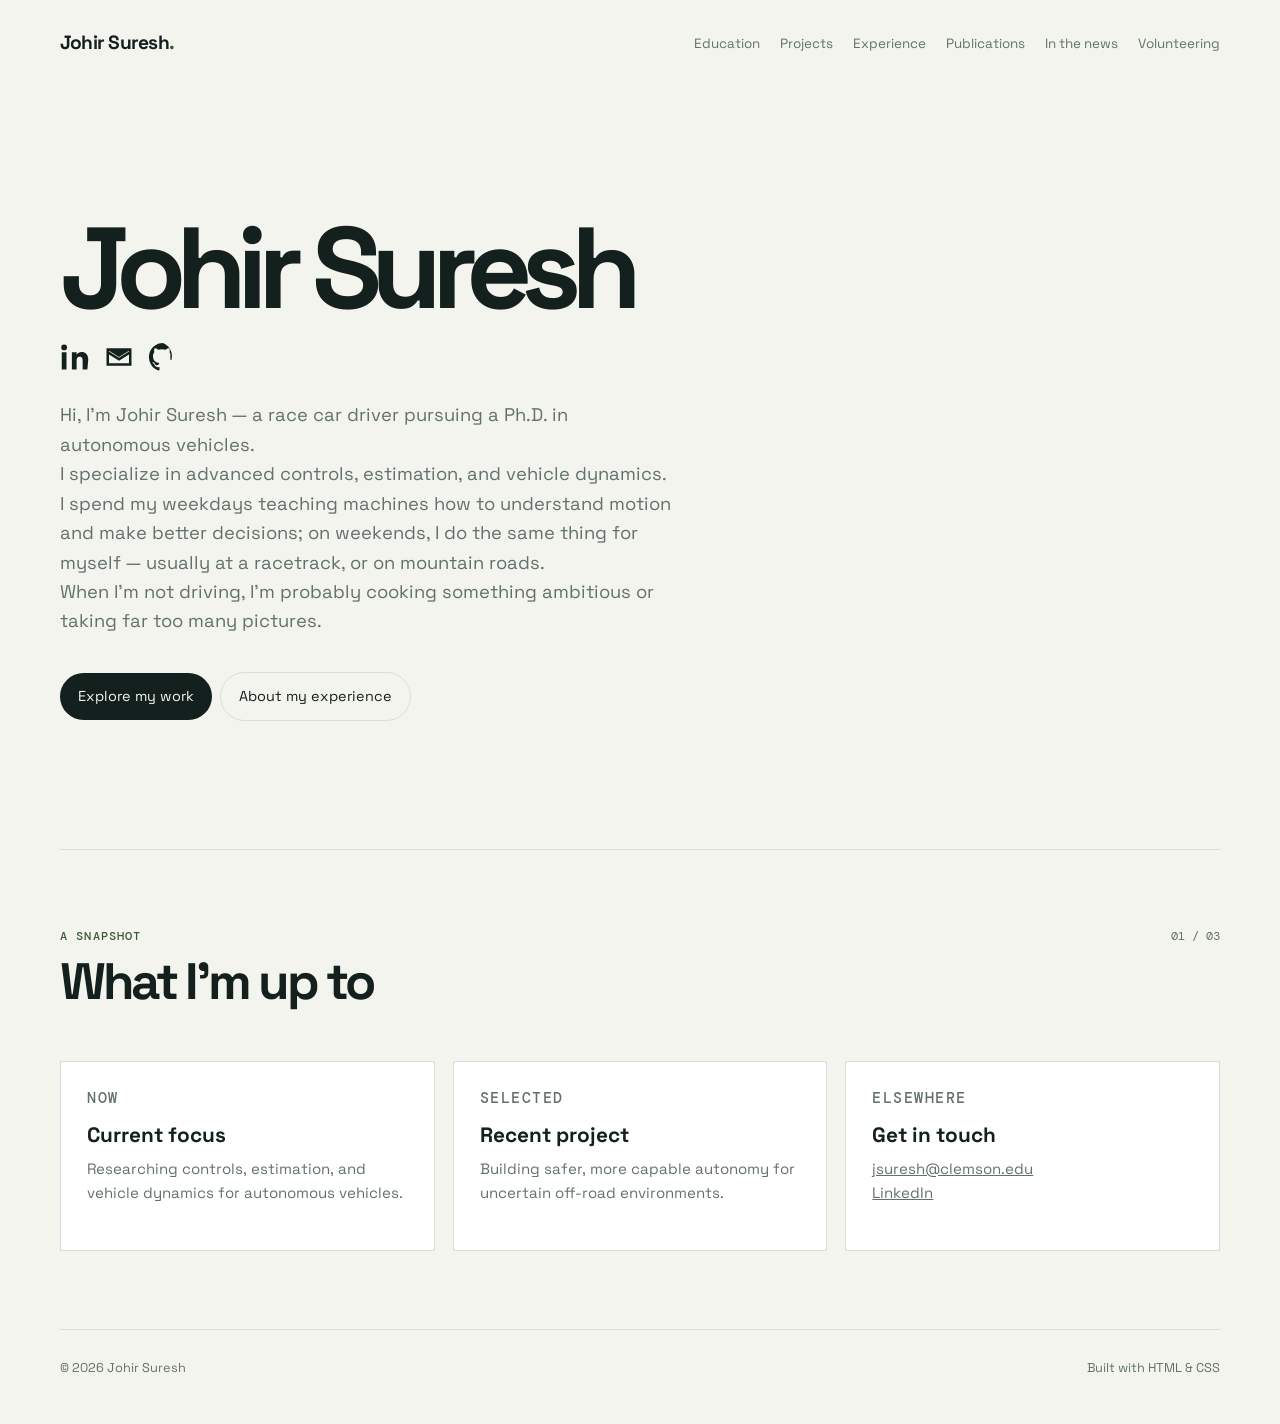
<file: index.html>
<!doctype html>
<html lang="en">
<head>
  <meta charset="utf-8"><meta name="viewport" content="width=device-width, initial-scale=1">
  <title>Johir Suresh</title><meta name="description" content="Johir Suresh, a race car driver and autonomous-vehicle researcher.">
  <link rel="stylesheet" href="assets/css/styles.css">
</head>
<body>
  <header class="site-header"><a class="brand" href="index.html">Johir Suresh<span>.</span></a><nav class="site-nav" aria-label="Main navigation">
    <a href="education.html">Education</a><a href="projects.html">Projects</a><a href="volunteering.html">Volunteering</a><a href="experience.html">Experience</a><a href="publications.html">Publications</a><a href="news.html">In the news</a>
  </nav></header>
  <main>
    <section class="hero"><h1>Johir Suresh</h1><div class="social-links" aria-label="Contact and social links"><a href="https://www.linkedin.com/in/johir-suresh" target="_blank" rel="noopener" aria-label="LinkedIn" title="LinkedIn"><svg aria-hidden="true" viewBox="0 0 24 24"><path d="M5.2 8.2H1.4V22h3.8V8.2ZM3.3 2A2.3 2.3 0 1 0 3.3 6.6 2.3 2.3 0 0 0 3.3 2ZM22.6 14.1c0-4.2-2.2-6.2-5.2-6.2-2.4 0-3.5 1.3-4.1 2.2V8.2H9.5V22h3.8v-6.8c0-1.8.3-3.5 2.6-3.5 2.2 0 2.2 2 2.2 3.6V22h3.8l.7-7.9Z"/></svg></a><a href="mailto:jsuresh@clemson.edu" aria-label="Email Johir Suresh" title="Email"><svg aria-hidden="true" viewBox="0 0 24 24"><path d="M2 5h20v14H2V5Zm2 2v.5l8 5 8-5V7l-8 5-8-5Zm0 10h16v-7.1l-8 5-8-5V17Z"/></svg></a><a href="https://github.com/johirsuresh" target="_blank" rel="noopener" aria-label="GitHub repositories" title="GitHub"><svg aria-hidden="true" viewBox="0 0 24 24"><path d="M12 .8a11.3 11.3 0 0 0-3.6 22c.6.1.8-.3.8-.6v-2.2c-3.2.7-3.9-1.4-3.9-1.4-.5-1.3-1.3-1.7-1.3-1.7-1-.7.1-.7.1-.7 1.1.1 1.7 1.1 1.1 1.1 1 1.7 2.6 1.2 3.2.9.1-.7.4-1.2.7-1.5-2.5-.3-5.1-1.2-5.1-5.5 0-1.2.4-2.2 1.1-3-.1-.3-.5-1.5.1-3.1 0 0 .9-.3 3.1 1.1a10.7 10.7 0 0 1 5.7 0c2.2-1.5 3.1-1.1 3.1-1.1.6 1.6.2 2.8.1 3.1.7.8.7 1.1.7 2.2v3.3c0 .3.2.7.8.6A11.3 11.3 0 0 0 12 .8Z"/></svg></a></div><p class="lede">Hi, I’m Johir Suresh — a race car driver pursuing a Ph.D. in autonomous vehicles.<br>I specialize in advanced controls, estimation, and vehicle dynamics.<br>I spend my weekdays teaching machines how to understand motion and make better decisions; on weekends, I do the same thing for myself — usually at a racetrack, or on mountain roads.<br>When I’m not driving, I’m probably cooking something ambitious or taking far too many pictures.</p><a class="button" href="projects.html">Explore my work</a><a class="button secondary" href="experience.html">About my experience</a></section>
    <section class="section"><div class="section-heading"><div><p class="eyebrow">A snapshot</p><h2>What I’m up to</h2></div><span class="meta">01 / 03</span></div><div class="grid"><article class="card"><p class="label">Now</p><h3>Current focus</h3><p>Researching controls, estimation, and vehicle dynamics for autonomous vehicles.</p></article><article class="card"><p class="label">Selected</p><h3>Recent project</h3><p>Building safer, more capable autonomy for uncertain off-road environments.</p></article><article class="card"><p class="label">Elsewhere</p><h3>Get in touch</h3><p><a href="mailto:jsuresh@clemson.edu">jsuresh@clemson.edu</a><br><a href="https://www.linkedin.com/in/johir-suresh" target="_blank" rel="noopener">LinkedIn</a></p></article></div></section>
  </main>
  <footer class="site-footer"><span>© 2026 Johir Suresh</span><span>Built with HTML & CSS</span></footer>
</body></html>
</file>
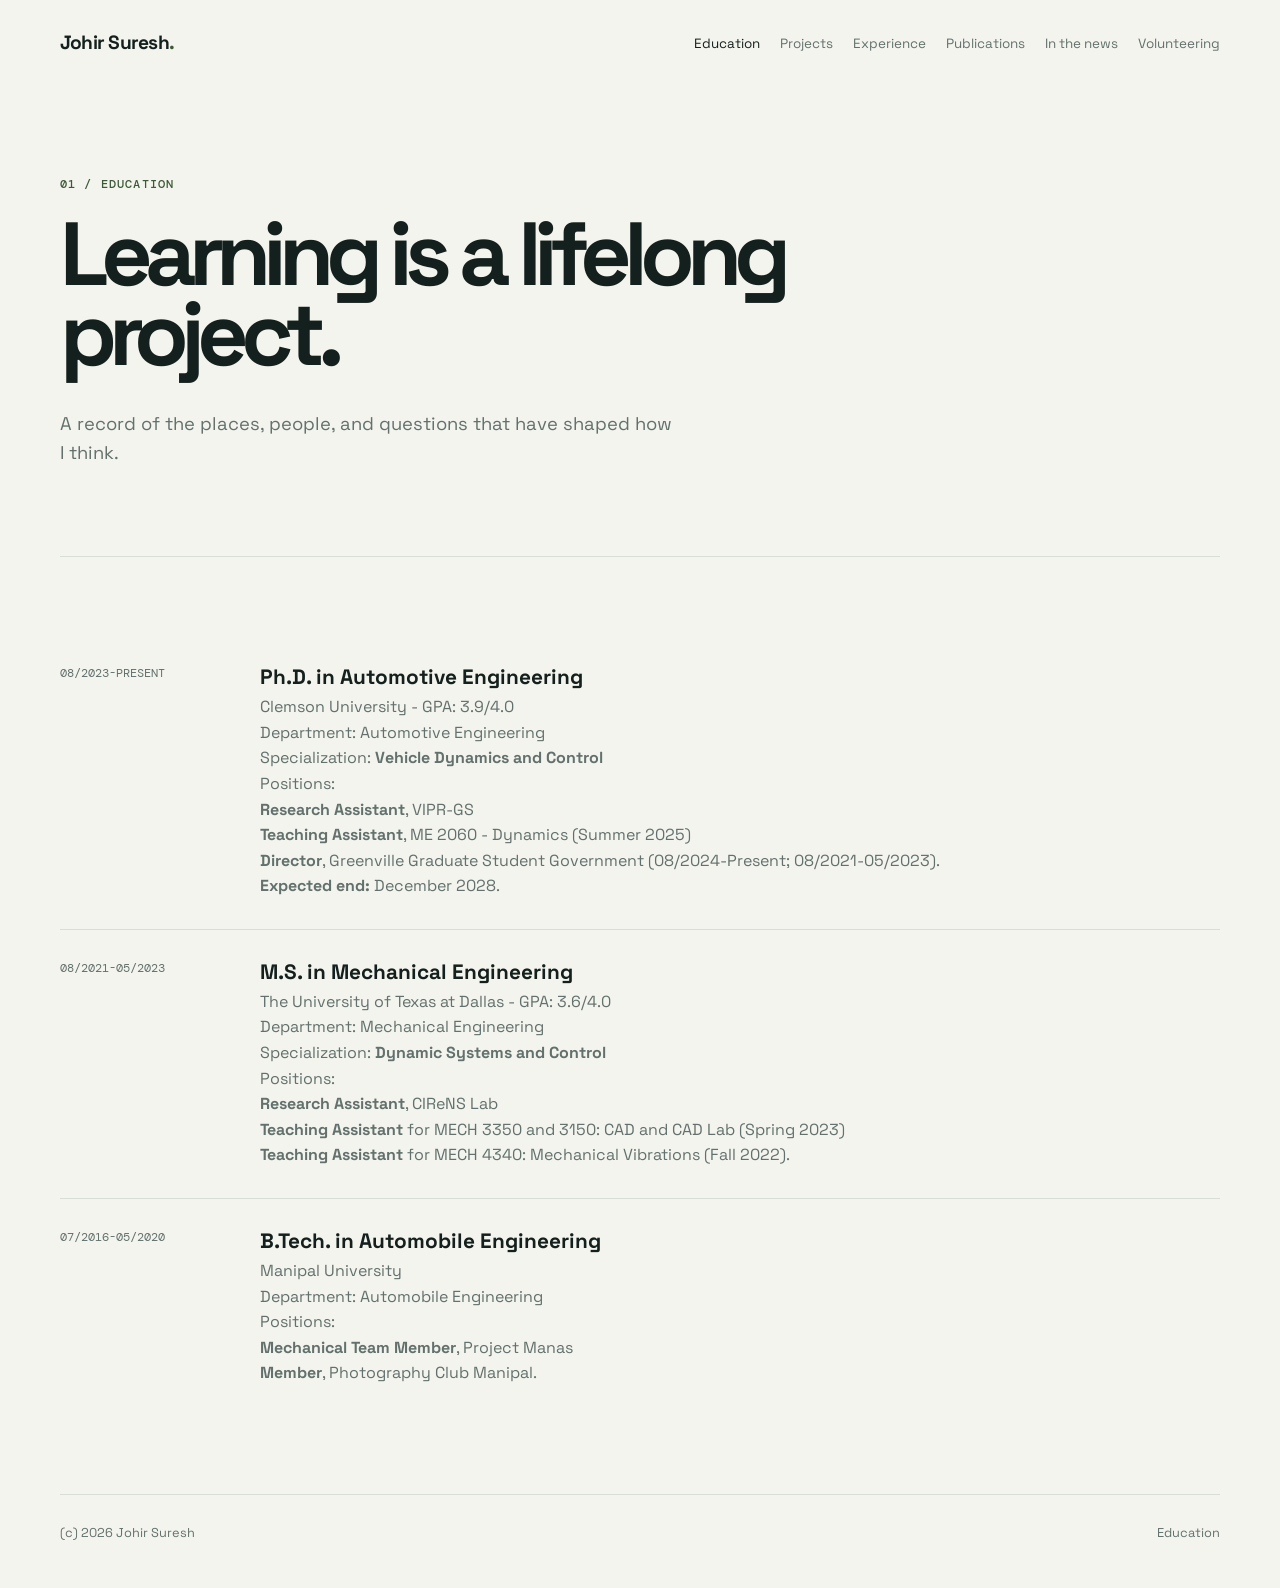
<file: education.html>
<!doctype html>
<html lang="en">
<head><meta charset="utf-8"><meta name="viewport" content="width=device-width, initial-scale=1"><title>Education - Johir Suresh</title><link rel="stylesheet" href="assets/css/styles.css"></head>
<body>
<header class="site-header"><a class="brand" href="index.html">Johir Suresh<span>.</span></a><nav class="site-nav" aria-label="Main navigation"><a href="education.html" aria-current="page">Education</a><a href="projects.html">Projects</a><a href="volunteering.html">Volunteering</a><a href="experience.html">Experience</a><a href="publications.html">Publications</a><a href="news.html">In the news</a></nav></header>
<main><section class="page-intro"><p class="eyebrow">01 / Education</p><h1>Learning is a lifelong project.</h1><p class="lede">A record of the places, people, and questions that have shaped how I think.</p></section>
<section class="section"><div class="timeline">
<article class="timeline-item"><span class="meta">08/2023-PRESENT</span><div><h3>Ph.D. in Automotive Engineering</h3><p>Clemson University - GPA: 3.9/4.0</p><p>Department: Automotive Engineering</p><p>Specialization: <strong>Vehicle Dynamics and Control</strong></p><p>Positions:<br><strong>Research Assistant</strong>, VIPR-GS<br><strong>Teaching Assistant</strong>, ME 2060 - Dynamics (Summer 2025)<br><strong>Director</strong>, Greenville Graduate Student Government (08/2024-Present; 08/2021-05/2023).</p><p><strong>Expected end:</strong> December 2028.</p></div></article>
<article class="timeline-item"><span class="meta">08/2021-05/2023</span><div><h3>M.S. in Mechanical Engineering</h3><p>The University of Texas at Dallas - GPA: 3.6/4.0</p><p>Department: Mechanical Engineering</p><p>Specialization: <strong>Dynamic Systems and Control</strong></p><p>Positions:<br><strong>Research Assistant</strong>, CIReNS Lab<br><strong>Teaching Assistant</strong> for MECH 3350 and 3150: CAD and CAD Lab (Spring 2023)<br><strong>Teaching Assistant</strong> for MECH 4340: Mechanical Vibrations (Fall 2022).</p></div></article>
<article class="timeline-item"><span class="meta">07/2016-05/2020</span><div><h3>B.Tech. in Automobile Engineering</h3><p>Manipal University</p><p>Department: Automobile Engineering</p><p>Positions:<br><strong>Mechanical Team Member</strong>, Project Manas<br><strong>Member</strong>, Photography Club Manipal.</p></div></article>
</div></section></main><footer class="site-footer"><span>(c) 2026 Johir Suresh</span><span>Education</span></footer>
</body></html>
</file>
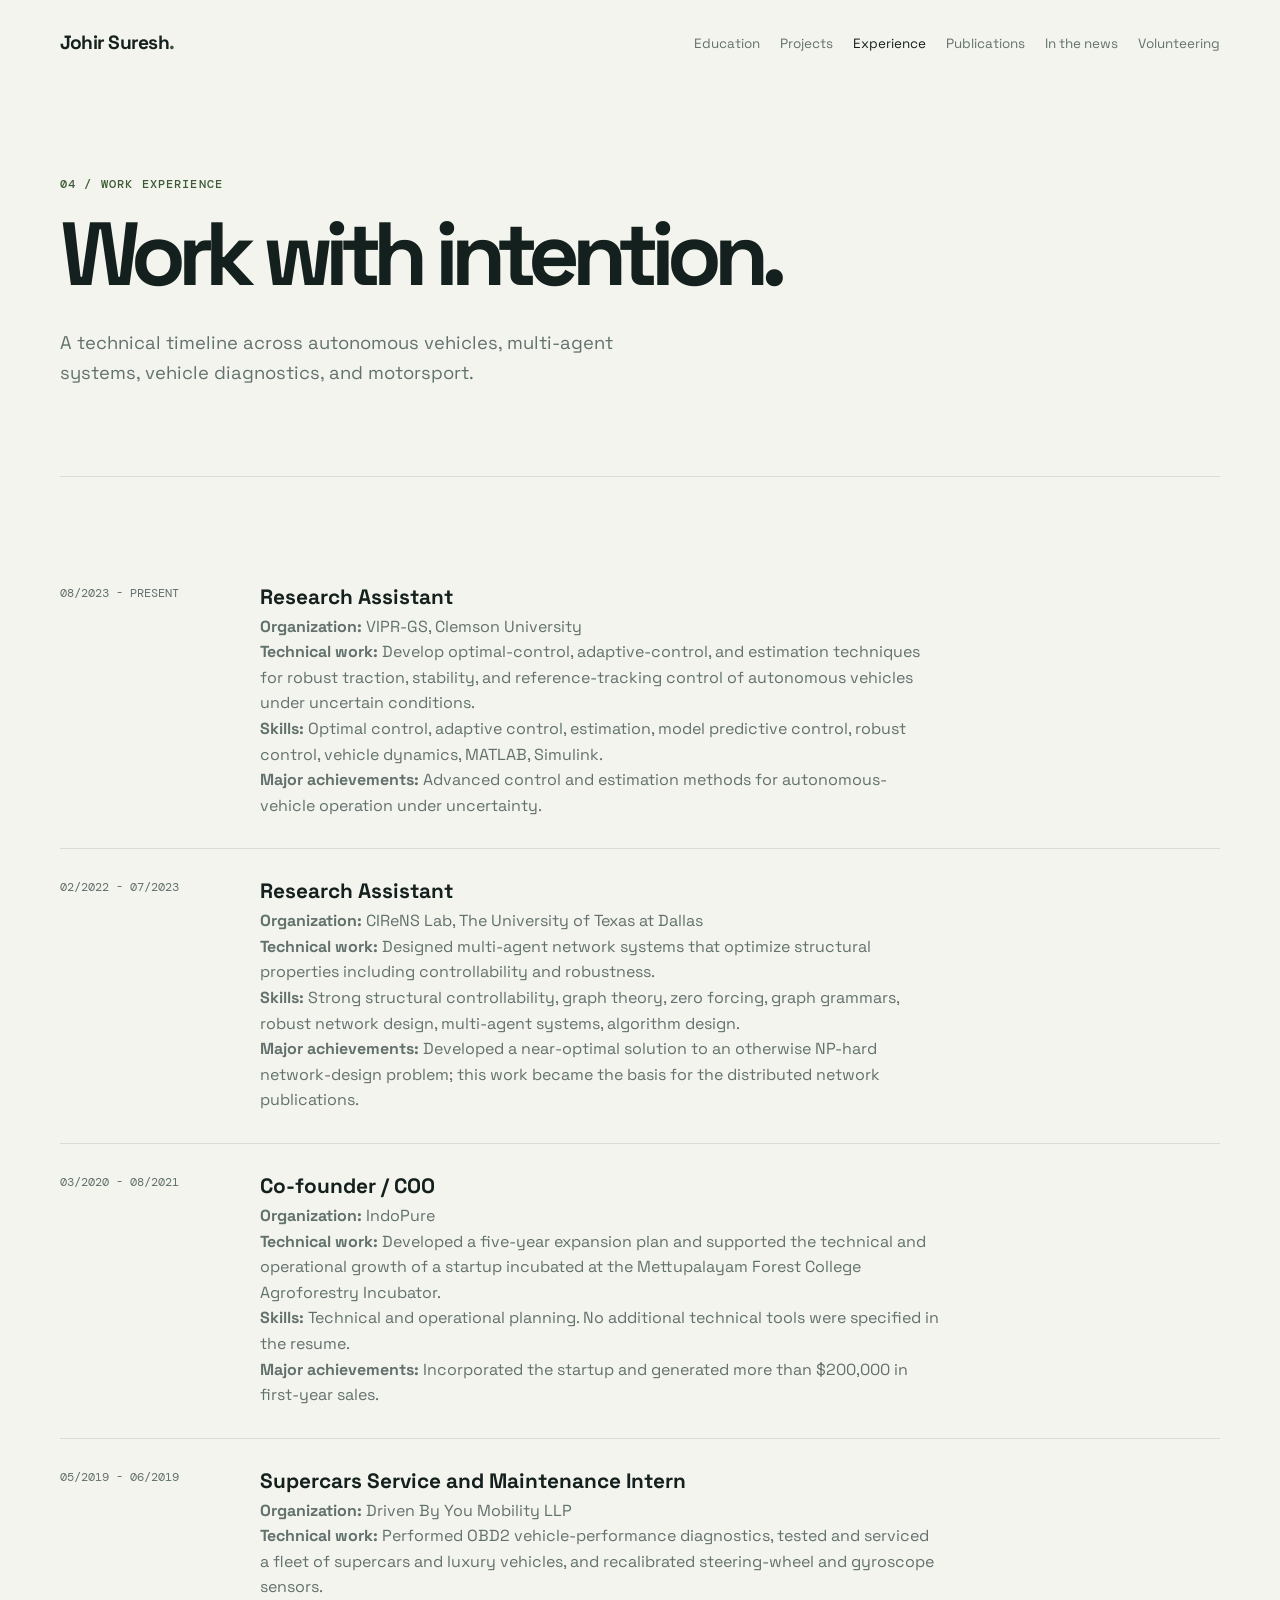
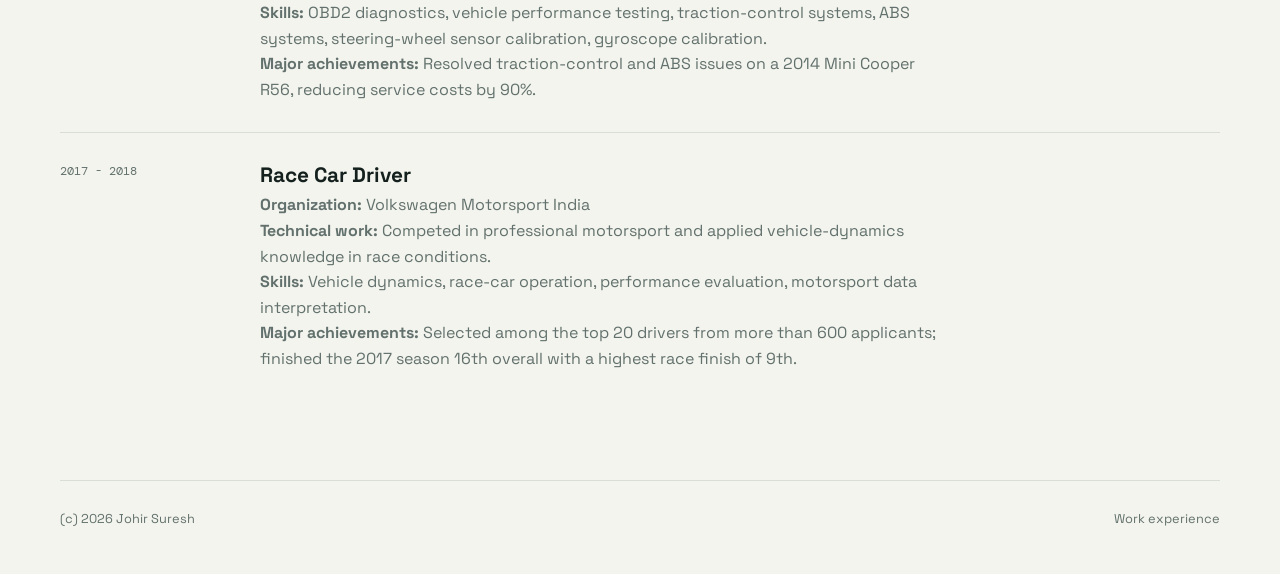
<file: experience.html>
<!doctype html>
<html lang="en">
<head><meta charset="utf-8"><meta name="viewport" content="width=device-width, initial-scale=1"><title>Work experience - Johir Suresh</title><link rel="stylesheet" href="assets/css/styles.css"></head>
<body>
<header class="site-header"><a class="brand" href="index.html">Johir Suresh<span>.</span></a><nav class="site-nav" aria-label="Main navigation"><a href="education.html">Education</a><a href="projects.html">Projects</a><a href="volunteering.html">Volunteering</a><a href="experience.html" aria-current="page">Experience</a><a href="publications.html">Publications</a><a href="news.html">In the news</a></nav></header>
<main><section class="page-intro"><p class="eyebrow">04 / Work experience</p><h1>Work with intention.</h1><p class="lede">A technical timeline across autonomous vehicles, multi-agent systems, vehicle diagnostics, and motorsport.</p></section>
<section class="section"><div class="timeline">
<article class="timeline-item"><span class="meta">08/2023 - PRESENT</span><div><h3>Research Assistant</h3><p><strong>Organization:</strong> VIPR-GS, Clemson University</p><p><strong>Technical work:</strong> Develop optimal-control, adaptive-control, and estimation techniques for robust traction, stability, and reference-tracking control of autonomous vehicles under uncertain conditions.</p><p><strong>Skills:</strong> Optimal control, adaptive control, estimation, model predictive control, robust control, vehicle dynamics, MATLAB, Simulink.</p><p><strong>Major achievements:</strong> Advanced control and estimation methods for autonomous-vehicle operation under uncertainty.</p></div></article>
<article class="timeline-item"><span class="meta">02/2022 - 07/2023</span><div><h3>Research Assistant</h3><p><strong>Organization:</strong> CIReNS Lab, The University of Texas at Dallas</p><p><strong>Technical work:</strong> Designed multi-agent network systems that optimize structural properties including controllability and robustness.</p><p><strong>Skills:</strong> Strong structural controllability, graph theory, zero forcing, graph grammars, robust network design, multi-agent systems, algorithm design.</p><p><strong>Major achievements:</strong> Developed a near-optimal solution to an otherwise NP-hard network-design problem; this work became the basis for the distributed network publications.</p></div></article>
<article class="timeline-item"><span class="meta">03/2020 - 08/2021</span><div><h3>Co-founder / COO</h3><p><strong>Organization:</strong> IndoPure</p><p><strong>Technical work:</strong> Developed a five-year expansion plan and supported the technical and operational growth of a startup incubated at the Mettupalayam Forest College Agroforestry Incubator.</p><p><strong>Skills:</strong> Technical and operational planning. No additional technical tools were specified in the resume.</p><p><strong>Major achievements:</strong> Incorporated the startup and generated more than $200,000 in first-year sales.</p></div></article>
<article class="timeline-item"><span class="meta">05/2019 - 06/2019</span><div><h3>Supercars Service and Maintenance Intern</h3><p><strong>Organization:</strong> Driven By You Mobility LLP</p><p><strong>Technical work:</strong> Performed OBD2 vehicle-performance diagnostics, tested and serviced a fleet of supercars and luxury vehicles, and recalibrated steering-wheel and gyroscope sensors.</p><p><strong>Skills:</strong> OBD2 diagnostics, vehicle performance testing, traction-control systems, ABS systems, steering-wheel sensor calibration, gyroscope calibration.</p><p><strong>Major achievements:</strong> Resolved traction-control and ABS issues on a 2014 Mini Cooper R56, reducing service costs by 90%.</p></div></article>
<article class="timeline-item"><span class="meta">2017 - 2018</span><div><h3>Race Car Driver</h3><p><strong>Organization:</strong> Volkswagen Motorsport India</p><p><strong>Technical work:</strong> Competed in professional motorsport and applied vehicle-dynamics knowledge in race conditions.</p><p><strong>Skills:</strong> Vehicle dynamics, race-car operation, performance evaluation, motorsport data interpretation.</p><p><strong>Major achievements:</strong> Selected among the top 20 drivers from more than 600 applicants; finished the 2017 season 16th overall with a highest race finish of 9th.</p></div></article>
</div></section></main><footer class="site-footer"><span>(c) 2026 Johir Suresh</span><span>Work experience</span></footer>
</body></html>
</file>
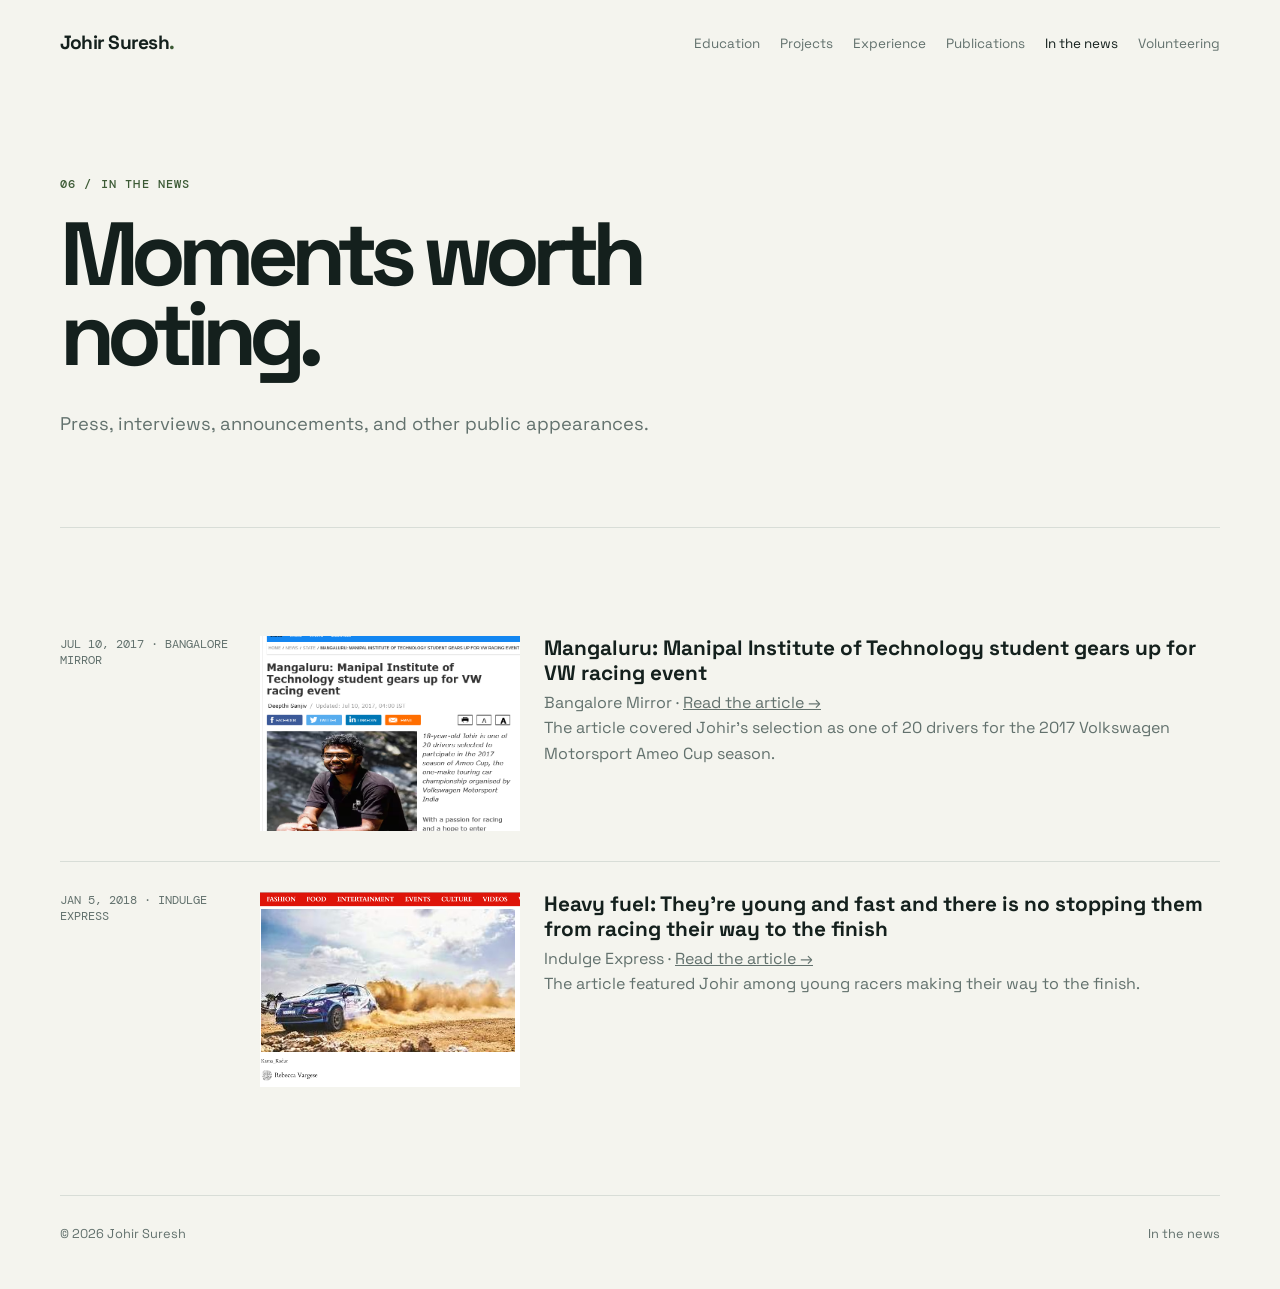
<file: news.html>
<!doctype html><html lang="en"><head><meta charset="utf-8"><meta name="viewport" content="width=device-width, initial-scale=1"><title>In the news — Johir Suresh</title><link rel="stylesheet" href="assets/css/styles.css"></head><body>
<header class="site-header"><a class="brand" href="index.html">Johir Suresh<span>.</span></a><nav class="site-nav" aria-label="Main navigation"><a href="education.html">Education</a><a href="projects.html">Projects</a><a href="volunteering.html">Volunteering</a><a href="experience.html">Experience</a><a href="publications.html">Publications</a><a href="news.html" aria-current="page">In the news</a></nav></header><main><section class="page-intro"><p class="eyebrow">06 / In the news</p><h1>Moments worth noting.</h1><p class="lede">Press, interviews, announcements, and other public appearances.</p></section><section class="section"><div class="timeline"><article class="timeline-item"><span class="meta">JUL 10, 2017 · BANGALORE MIRROR</span><div class="news-entry"><a class="news-image-link" href="https://bangaloremirror.indiatimes.com/news/state/mangaluru-manipal-institute-of-technology-student-gears-up-for-vw-racing-event/articleshow/59517177.cms" target="_blank" rel="noopener"><img class="news-image" src="assets/images/bangalore-mirror-article.png" alt="Johir Suresh featured in Bangalore Mirror's Volkswagen Ameo Cup article"></a><div><h3>Mangaluru: Manipal Institute of Technology student gears up for VW racing event</h3><p>Bangalore Mirror · <a href="https://bangaloremirror.indiatimes.com/news/state/mangaluru-manipal-institute-of-technology-student-gears-up-for-vw-racing-event/articleshow/59517177.cms" target="_blank" rel="noopener">Read the article →</a></p><p>The article covered Johir's selection as one of 20 drivers for the 2017 Volkswagen Motorsport Ameo Cup season.</p></div></div></article><article class="timeline-item"><span class="meta">JAN 5, 2018 · INDULGE EXPRESS</span><div class="news-entry"><a class="news-image-link" href="https://www.indulgexpress.com/sports/2018/Jan/05/heavy-fuel-theyre-young-and-fast-and-there-is-no-stopping-them-from-racing-their-way-to-the-finish-5538.html" target="_blank" rel="noopener"><img class="news-image" src="assets/images/indulge-article.png" alt="Johir Suresh featured in Indulge Express's racing article"></a><div><h3>Heavy fuel: They're young and fast and there is no stopping them from racing their way to the finish</h3><p>Indulge Express · <a href="https://www.indulgexpress.com/sports/2018/Jan/05/heavy-fuel-theyre-young-and-fast-and-there-is-no-stopping-them-from-racing-their-way-to-the-finish-5538.html" target="_blank" rel="noopener">Read the article →</a></p><p>The article featured Johir among young racers making their way to the finish.</p></div></div></article></div></section></main><footer class="site-footer"><span>© 2026 Johir Suresh</span><span>In the news</span></footer></body></html>
</file>
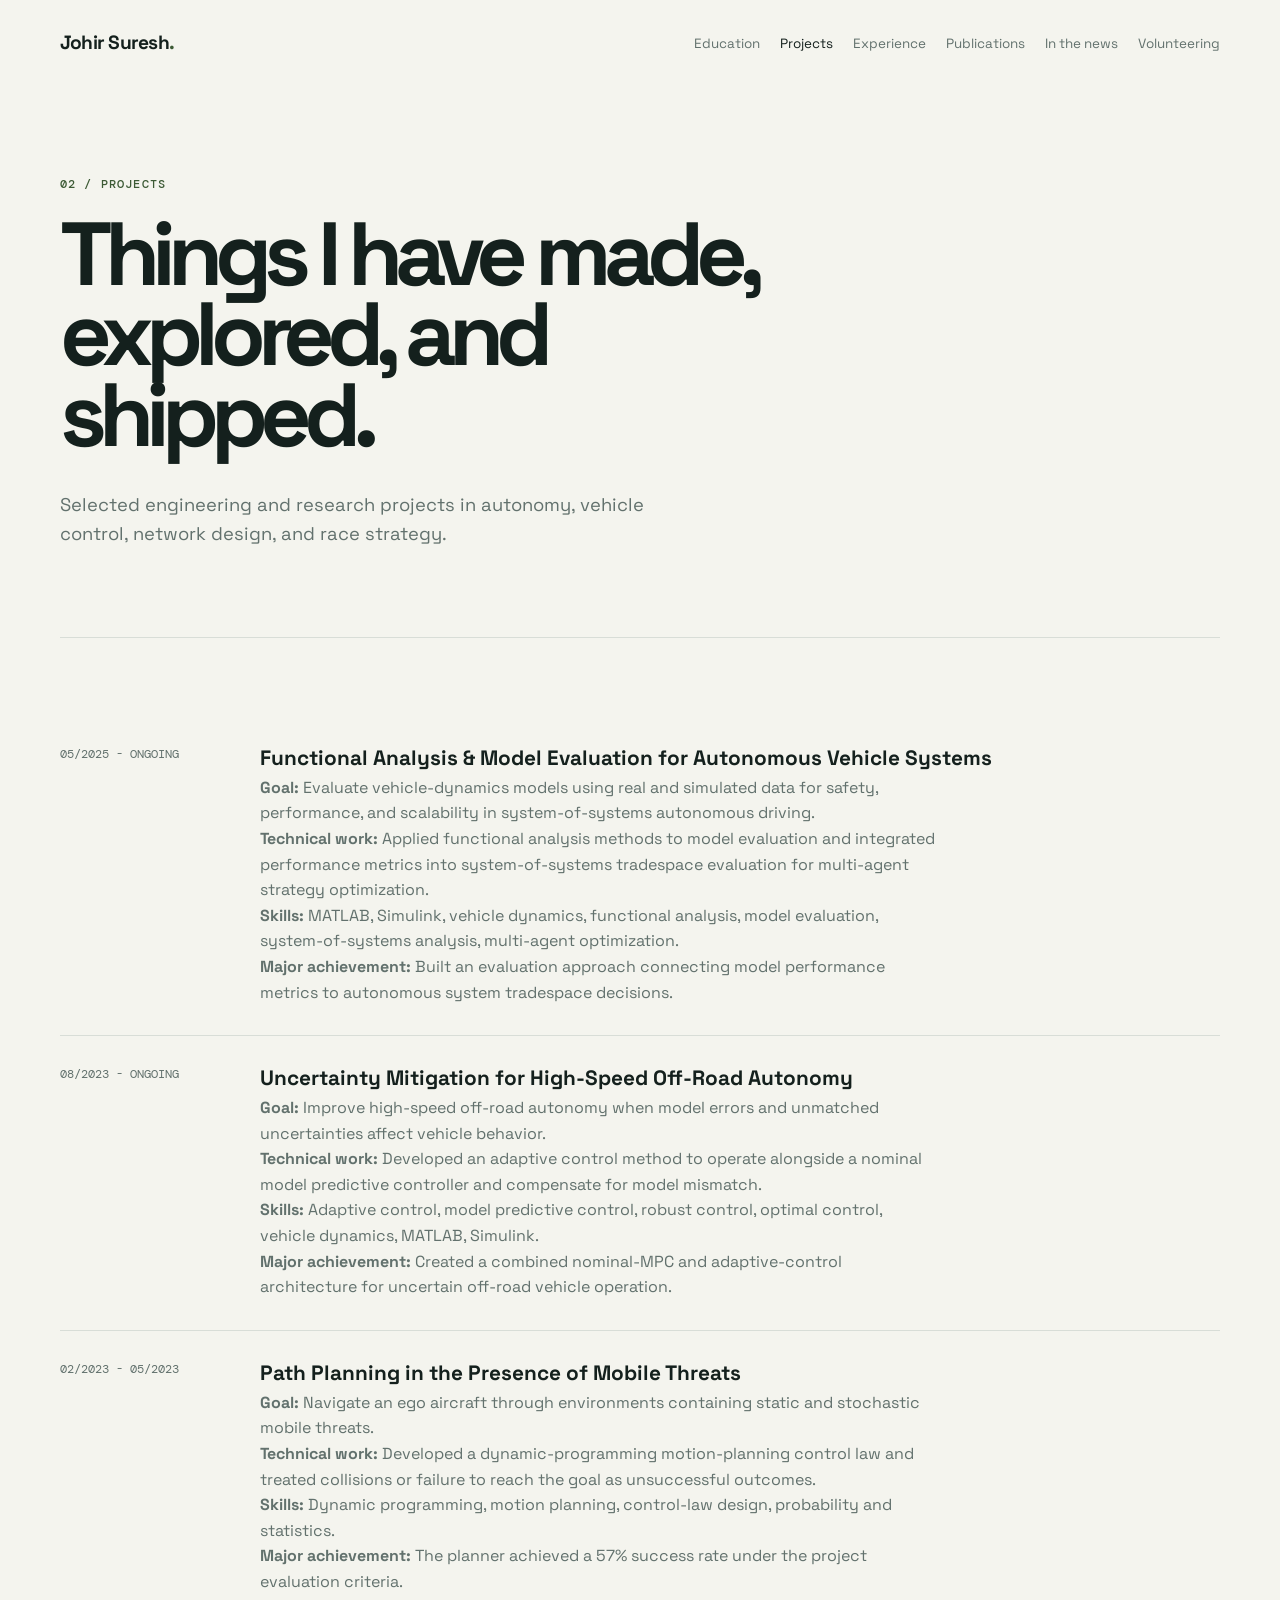
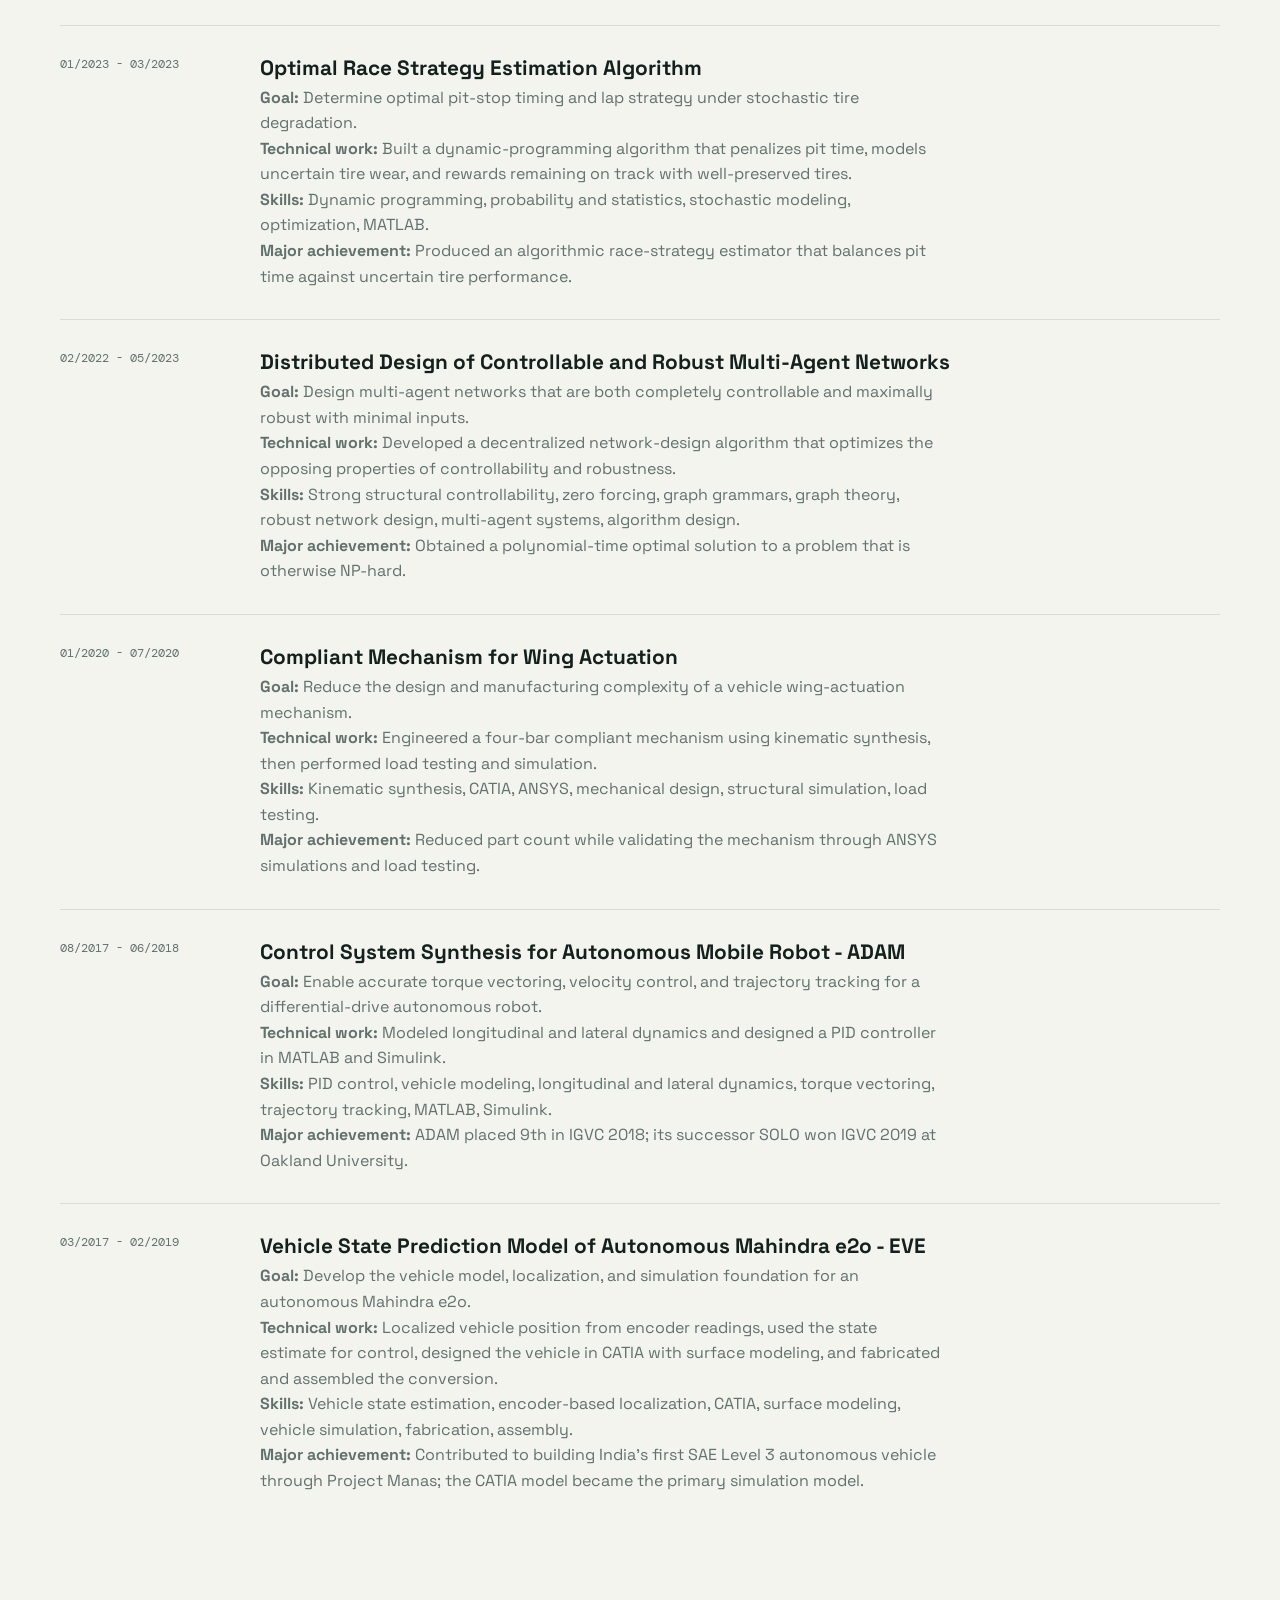
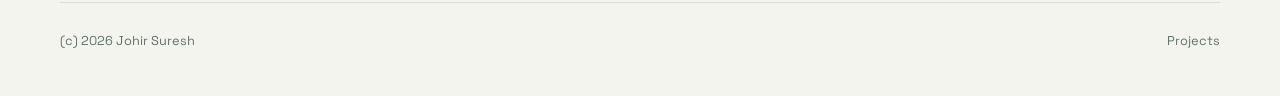
<file: projects.html>
<!doctype html>
<html lang="en">
<head><meta charset="utf-8"><meta name="viewport" content="width=device-width, initial-scale=1"><title>Projects - Johir Suresh</title><link rel="stylesheet" href="assets/css/styles.css"></head>
<body>
<header class="site-header"><a class="brand" href="index.html">Johir Suresh<span>.</span></a><nav class="site-nav" aria-label="Main navigation"><a href="education.html">Education</a><a href="projects.html" aria-current="page">Projects</a><a href="volunteering.html">Volunteering</a><a href="experience.html">Experience</a><a href="publications.html">Publications</a><a href="news.html">In the news</a></nav></header>
<main><section class="page-intro"><p class="eyebrow">02 / Projects</p><h1>Things I have made, explored, and shipped.</h1><p class="lede">Selected engineering and research projects in autonomy, vehicle control, network design, and race strategy.</p></section>
<section class="section"><div class="timeline">
<article class="timeline-item"><span class="meta">05/2025 - ONGOING</span><div><h3>Functional Analysis &amp; Model Evaluation for Autonomous Vehicle Systems</h3><p><strong>Goal:</strong> Evaluate vehicle-dynamics models using real and simulated data for safety, performance, and scalability in system-of-systems autonomous driving.</p><p><strong>Technical work:</strong> Applied functional analysis methods to model evaluation and integrated performance metrics into system-of-systems tradespace evaluation for multi-agent strategy optimization.</p><p><strong>Skills:</strong> MATLAB, Simulink, vehicle dynamics, functional analysis, model evaluation, system-of-systems analysis, multi-agent optimization.</p><p><strong>Major achievement:</strong> Built an evaluation approach connecting model performance metrics to autonomous system tradespace decisions.</p></div></article>
<article class="timeline-item"><span class="meta">08/2023 - ONGOING</span><div><h3>Uncertainty Mitigation for High-Speed Off-Road Autonomy</h3><p><strong>Goal:</strong> Improve high-speed off-road autonomy when model errors and unmatched uncertainties affect vehicle behavior.</p><p><strong>Technical work:</strong> Developed an adaptive control method to operate alongside a nominal model predictive controller and compensate for model mismatch.</p><p><strong>Skills:</strong> Adaptive control, model predictive control, robust control, optimal control, vehicle dynamics, MATLAB, Simulink.</p><p><strong>Major achievement:</strong> Created a combined nominal-MPC and adaptive-control architecture for uncertain off-road vehicle operation.</p></div></article>
<article class="timeline-item"><span class="meta">02/2023 - 05/2023</span><div><h3>Path Planning in the Presence of Mobile Threats</h3><p><strong>Goal:</strong> Navigate an ego aircraft through environments containing static and stochastic mobile threats.</p><p><strong>Technical work:</strong> Developed a dynamic-programming motion-planning control law and treated collisions or failure to reach the goal as unsuccessful outcomes.</p><p><strong>Skills:</strong> Dynamic programming, motion planning, control-law design, probability and statistics.</p><p><strong>Major achievement:</strong> The planner achieved a 57% success rate under the project evaluation criteria.</p></div></article>
<article class="timeline-item"><span class="meta">01/2023 - 03/2023</span><div><h3>Optimal Race Strategy Estimation Algorithm</h3><p><strong>Goal:</strong> Determine optimal pit-stop timing and lap strategy under stochastic tire degradation.</p><p><strong>Technical work:</strong> Built a dynamic-programming algorithm that penalizes pit time, models uncertain tire wear, and rewards remaining on track with well-preserved tires.</p><p><strong>Skills:</strong> Dynamic programming, probability and statistics, stochastic modeling, optimization, MATLAB.</p><p><strong>Major achievement:</strong> Produced an algorithmic race-strategy estimator that balances pit time against uncertain tire performance.</p></div></article>
<article class="timeline-item"><span class="meta">02/2022 - 05/2023</span><div><h3>Distributed Design of Controllable and Robust Multi-Agent Networks</h3><p><strong>Goal:</strong> Design multi-agent networks that are both completely controllable and maximally robust with minimal inputs.</p><p><strong>Technical work:</strong> Developed a decentralized network-design algorithm that optimizes the opposing properties of controllability and robustness.</p><p><strong>Skills:</strong> Strong structural controllability, zero forcing, graph grammars, graph theory, robust network design, multi-agent systems, algorithm design.</p><p><strong>Major achievement:</strong> Obtained a polynomial-time optimal solution to a problem that is otherwise NP-hard.</p></div></article>
<article class="timeline-item"><span class="meta">01/2020 - 07/2020</span><div><h3>Compliant Mechanism for Wing Actuation</h3><p><strong>Goal:</strong> Reduce the design and manufacturing complexity of a vehicle wing-actuation mechanism.</p><p><strong>Technical work:</strong> Engineered a four-bar compliant mechanism using kinematic synthesis, then performed load testing and simulation.</p><p><strong>Skills:</strong> Kinematic synthesis, CATIA, ANSYS, mechanical design, structural simulation, load testing.</p><p><strong>Major achievement:</strong> Reduced part count while validating the mechanism through ANSYS simulations and load testing.</p></div></article>
<article class="timeline-item"><span class="meta">08/2017 - 06/2018</span><div><h3>Control System Synthesis for Autonomous Mobile Robot - ADAM</h3><p><strong>Goal:</strong> Enable accurate torque vectoring, velocity control, and trajectory tracking for a differential-drive autonomous robot.</p><p><strong>Technical work:</strong> Modeled longitudinal and lateral dynamics and designed a PID controller in MATLAB and Simulink.</p><p><strong>Skills:</strong> PID control, vehicle modeling, longitudinal and lateral dynamics, torque vectoring, trajectory tracking, MATLAB, Simulink.</p><p><strong>Major achievement:</strong> ADAM placed 9th in IGVC 2018; its successor SOLO won IGVC 2019 at Oakland University.</p></div></article>
<article class="timeline-item"><span class="meta">03/2017 - 02/2019</span><div><h3>Vehicle State Prediction Model of Autonomous Mahindra e2o - EVE</h3><p><strong>Goal:</strong> Develop the vehicle model, localization, and simulation foundation for an autonomous Mahindra e2o.</p><p><strong>Technical work:</strong> Localized vehicle position from encoder readings, used the state estimate for control, designed the vehicle in CATIA with surface modeling, and fabricated and assembled the conversion.</p><p><strong>Skills:</strong> Vehicle state estimation, encoder-based localization, CATIA, surface modeling, vehicle simulation, fabrication, assembly.</p><p><strong>Major achievement:</strong> Contributed to building India's first SAE Level 3 autonomous vehicle through Project Manas; the CATIA model became the primary simulation model.</p></div></article>
</div></section></main><footer class="site-footer"><span>(c) 2026 Johir Suresh</span><span>Projects</span></footer>
</body></html>
</file>
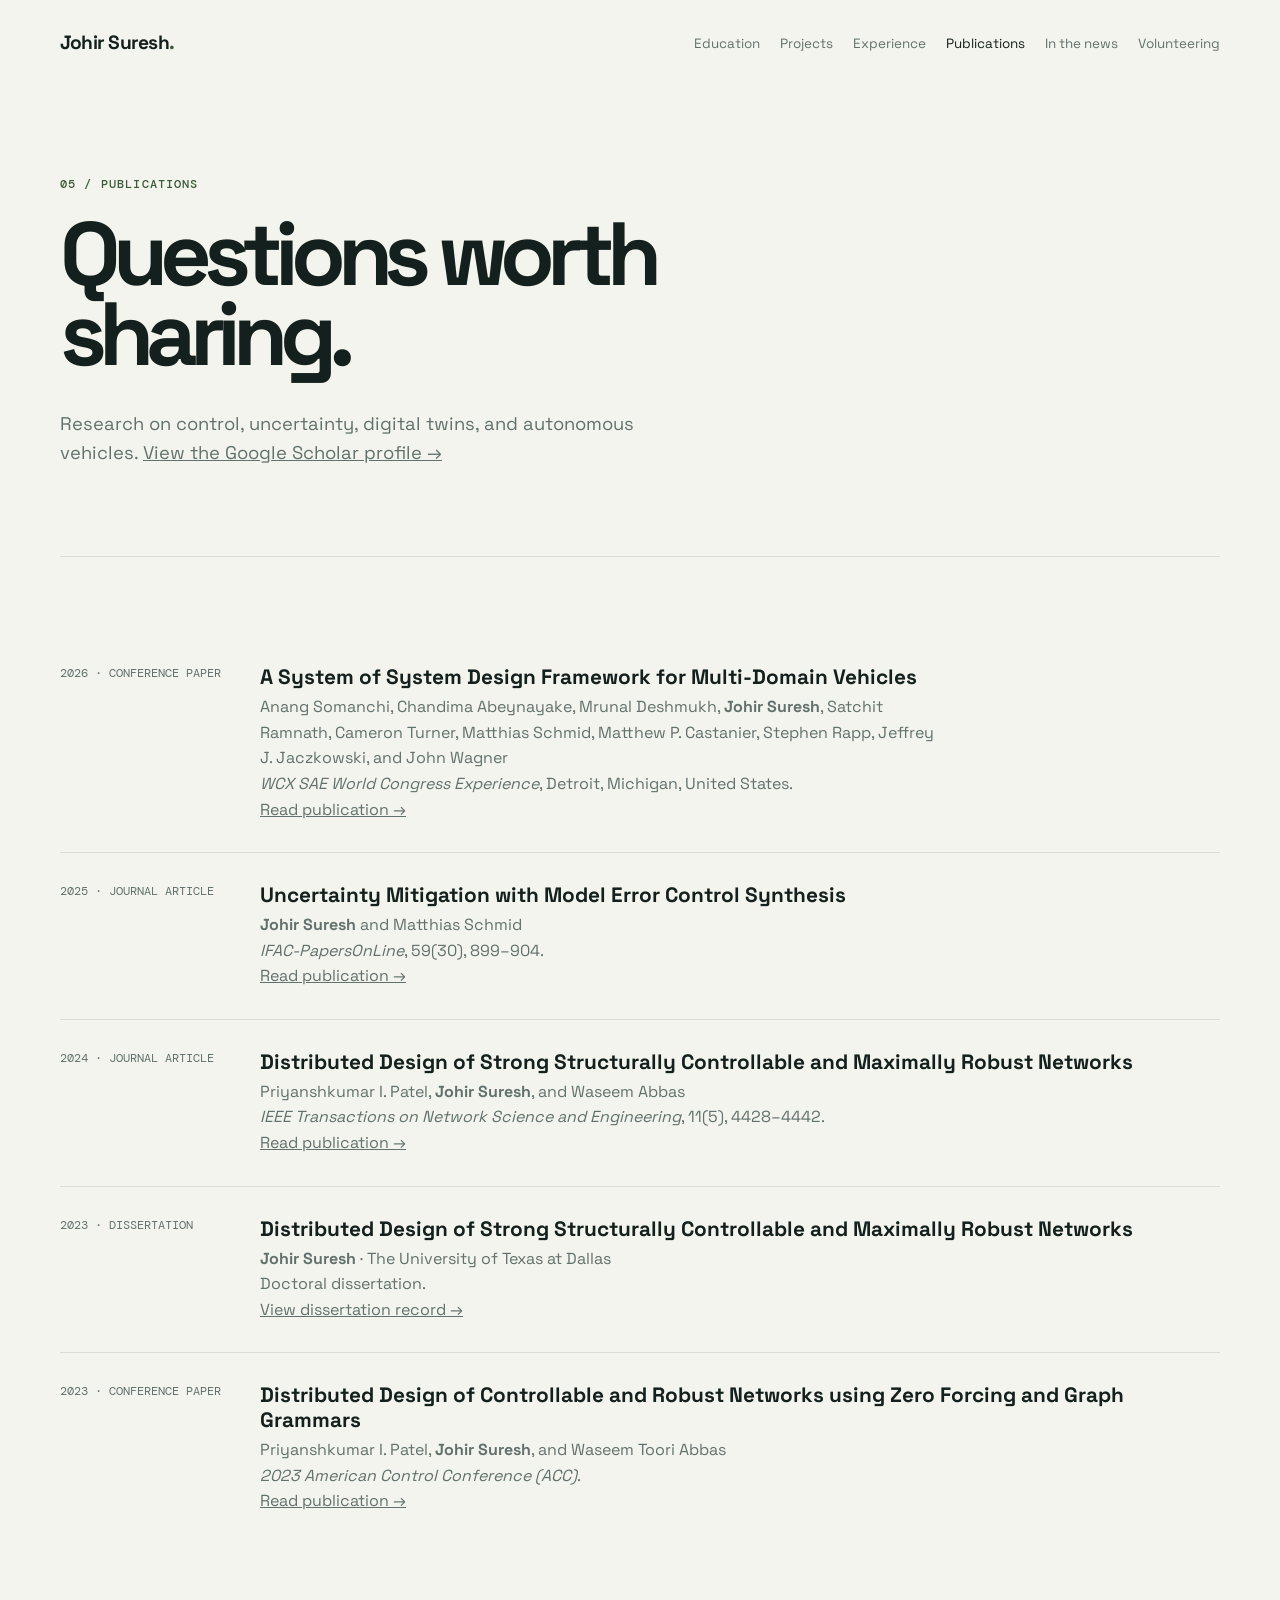
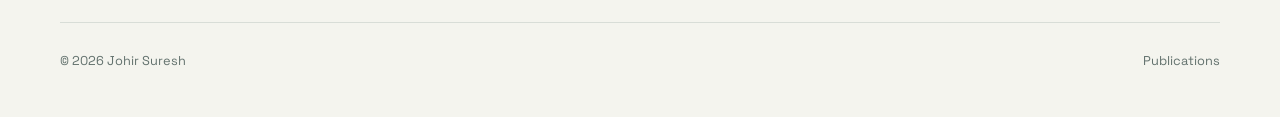
<file: publications.html>
<!doctype html><html lang="en"><head><meta charset="utf-8"><meta name="viewport" content="width=device-width, initial-scale=1"><title>Publications — Johir Suresh</title><link rel="stylesheet" href="assets/css/styles.css"></head><body>
<header class="site-header"><a class="brand" href="index.html">Johir Suresh<span>.</span></a><nav class="site-nav" aria-label="Main navigation"><a href="education.html">Education</a><a href="projects.html">Projects</a><a href="volunteering.html">Volunteering</a><a href="experience.html">Experience</a><a href="publications.html" aria-current="page">Publications</a><a href="news.html">In the news</a></nav></header><main><section class="page-intro"><p class="eyebrow">05 / Publications</p><h1>Questions worth sharing.</h1><p class="lede">Research on control, uncertainty, digital twins, and autonomous vehicles. <a href="https://scholar.google.com/citations?user=LcLGrAgAAAAJ&amp;hl=en&amp;oi=ao">View the Google Scholar profile →</a></p></section><section class="section"><div class="timeline">
<article class="timeline-item"><span class="meta">2026 · CONFERENCE PAPER</span><div><h3>A System of System Design Framework for Multi-Domain Vehicles</h3><p>Anang Somanchi, Chandima Abeynayake, Mrunal Deshmukh, <strong>Johir Suresh</strong>, Satchit Ramnath, Cameron Turner, Matthias Schmid, Matthew P. Castanier, Stephen Rapp, Jeffrey J. Jaczkowski, and John Wagner</p><p><em>WCX SAE World Congress Experience</em>, Detroit, Michigan, United States.</p><p><a href="https://saemobilus.sae.org/papers/a-system-system-design-framework-multi-domain-vehicles-2026-01-0263" target="_blank" rel="noopener">Read publication →</a></p></div></article>
<article class="timeline-item"><span class="meta">2025 · JOURNAL ARTICLE</span><div><h3>Uncertainty Mitigation with Model Error Control Synthesis</h3><p><strong>Johir Suresh</strong> and Matthias Schmid</p><p><em>IFAC-PapersOnLine</em>, 59(30), 899–904.</p><p><a href="https://doi.org/10.1016/j.ifacol.2025.12.353" target="_blank" rel="noopener">Read publication →</a></p></div></article>
<article class="timeline-item"><span class="meta">2024 · JOURNAL ARTICLE</span><div><h3>Distributed Design of Strong Structurally Controllable and Maximally Robust Networks</h3><p>Priyanshkumar I. Patel, <strong>Johir Suresh</strong>, and Waseem Abbas</p><p><em>IEEE Transactions on Network Science and Engineering</em>, 11(5), 4428–4442.</p><p><a href="https://doi.org/10.1109/TNSE.2024.3418992" target="_blank" rel="noopener">Read publication →</a></p></div></article>
<article class="timeline-item"><span class="meta">2023 · DISSERTATION</span><div><h3>Distributed Design of Strong Structurally Controllable and Maximally Robust Networks</h3><p><strong>Johir Suresh</strong> · The University of Texas at Dallas</p><p>Doctoral dissertation.</p><p><a href="https://www.proquest.com/openview/d49608c3055d8be20984b3d743125ee4/1?pq-origsite=gscholar&amp;cbl=18750&amp;diss=y" target="_blank" rel="noopener">View dissertation record →</a></p></div></article>
<article class="timeline-item"><span class="meta">2023 · CONFERENCE PAPER</span><div><h3>Distributed Design of Controllable and Robust Networks using Zero Forcing and Graph Grammars</h3><p>Priyanshkumar I. Patel, <strong>Johir Suresh</strong>, and Waseem Toori Abbas</p><p><em>2023 American Control Conference (ACC)</em>.</p><p><a href="https://doi.org/10.23919/ACC55779.2023.10156364" target="_blank" rel="noopener">Read publication →</a></p></div></article>
</div></section></main><footer class="site-footer"><span>© 2026 Johir Suresh</span><span>Publications</span></footer></body></html>
</file>
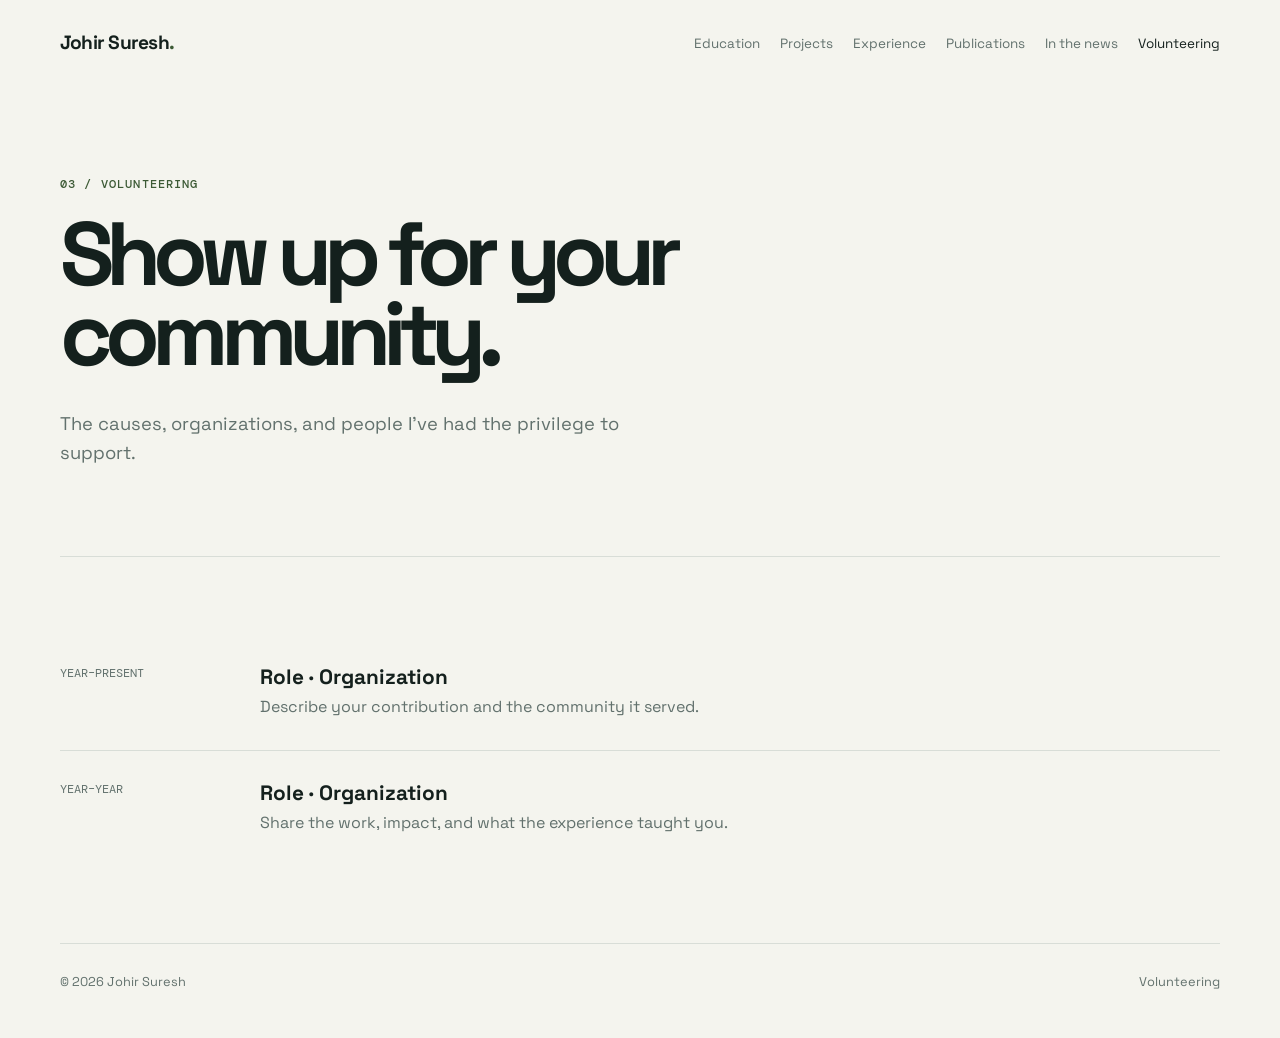
<file: volunteering.html>
<!doctype html><html lang="en"><head><meta charset="utf-8"><meta name="viewport" content="width=device-width, initial-scale=1"><title>Volunteering — Johir Suresh</title><link rel="stylesheet" href="assets/css/styles.css"></head><body>
<header class="site-header"><a class="brand" href="index.html">Johir Suresh<span>.</span></a><nav class="site-nav" aria-label="Main navigation"><a href="education.html">Education</a><a href="projects.html">Projects</a><a href="volunteering.html" aria-current="page">Volunteering</a><a href="experience.html">Experience</a><a href="publications.html">Publications</a><a href="news.html">In the news</a></nav></header><main><section class="page-intro"><p class="eyebrow">03 / Volunteering</p><h1>Show up for your community.</h1><p class="lede">The causes, organizations, and people I’ve had the privilege to support.</p></section><section class="section"><div class="timeline"><article class="timeline-item"><span class="meta">YEAR–PRESENT</span><div><h3>Role · Organization</h3><p>Describe your contribution and the community it served.</p></div></article><article class="timeline-item"><span class="meta">YEAR–YEAR</span><div><h3>Role · Organization</h3><p>Share the work, impact, and what the experience taught you.</p></div></article></div></section></main><footer class="site-footer"><span>© 2026 Johir Suresh</span><span>Volunteering</span></footer></body></html>
</file>
<file: assets/css/styles.css>
@import url('https://fonts.googleapis.com/css2?family=DM+Mono:wght@400;500&family=Space+Grotesk:wght@400;500;600;700&display=swap');

:root {
  --ink: #14201d;
  --muted: #62716d;
  --paper: #f4f4ee;
  --card: #ffffff;
  --line: #d8ddd7;
  --accent: #d5f36b;
  --accent-deep: #3c5a35;
  --max-width: 1160px;
}

* { box-sizing: border-box; }
html { scroll-behavior: smooth; }
body {
  margin: 0;
  color: var(--ink);
  background: var(--paper);
  font-family: 'Space Grotesk', system-ui, sans-serif;
  line-height: 1.6;
}
a { color: inherit; }
.site-header, main, .site-footer { width: min(var(--max-width), calc(100% - 40px)); margin: 0 auto; }
.site-header { display: flex; justify-content: space-between; align-items: center; padding: 28px 0; }
.brand { font-weight: 700; text-decoration: none; letter-spacing: -.04em; font-size: 1.2rem; }
.brand span { color: var(--accent-deep); }
.site-nav { display: flex; flex-wrap: wrap; gap: 20px; justify-content: flex-end; }
.site-nav a[href='education.html'] { order: 1; }
.site-nav a[href='projects.html'] { order: 2; }
.site-nav a[href='experience.html'] { order: 3; }
.site-nav a[href='publications.html'] { order: 4; }
.site-nav a[href='news.html'] { order: 5; }
.site-nav a[href='volunteering.html'] { order: 6; }
.site-nav a { color: var(--muted); font-size: .84rem; text-decoration: none; }
.site-nav a:hover, .site-nav a[aria-current='page'] { color: var(--ink); }
.eyebrow, .label { font: 500 .72rem 'DM Mono', monospace; letter-spacing: .1em; text-transform: uppercase; color: var(--accent-deep); }
.hero { padding: 108px 0 128px; max-width: 850px; }
h1, h2, h3, p { margin-top: 0; }
h1 { font-size: clamp(3.4rem, 9vw, 7.8rem); letter-spacing: -.09em; line-height: .9; margin: 22px 0 34px; max-width: 900px; }
h2 { font-size: clamp(2rem, 4vw, 3.3rem); letter-spacing: -.065em; line-height: 1; margin-bottom: 24px; }
h3 { font-size: 1.3rem; line-height: 1.2; margin-bottom: 9px; }
.lede { max-width: 620px; color: var(--muted); font-size: 1.15rem; }
.social-links { display: flex; gap: 14px; margin: -12px 0 28px; }
.social-links a { display: inline-flex; color: var(--ink); }
.social-links a:hover { color: var(--accent-deep); }
.social-links svg { width: 30px; height: 30px; fill: currentColor; }
.button { display: inline-block; background: var(--ink); color: var(--paper); padding: 12px 18px; margin-top: 18px; border-radius: 999px; text-decoration: none; font-size: .9rem; }
.button:hover { background: var(--accent-deep); }
.button.secondary { background: transparent; color: var(--ink); border: 1px solid var(--line); margin-left: 8px; }
.section { padding: 78px 0; border-top: 1px solid var(--line); }
.section-heading { display: flex; justify-content: space-between; align-items: baseline; gap: 20px; margin-bottom: 30px; }
.section-heading a { color: var(--muted); font-size: .88rem; }
.grid { display: grid; grid-template-columns: repeat(3, 1fr); gap: 18px; }
.card { background: var(--card); border: 1px solid var(--line); padding: 26px; min-height: 190px; }
.card p { color: var(--muted); font-size: .94rem; }
.card .meta, .meta { color: var(--muted); font: .75rem 'DM Mono', monospace; }
.page-intro { padding: 90px 0 70px; max-width: 750px; }
.page-intro h1 { font-size: clamp(3.2rem, 7vw, 6.4rem); }
.timeline { display: grid; gap: 0; }
.timeline-item { display: grid; grid-template-columns: 170px 1fr; gap: 30px; padding: 30px 0; border-top: 1px solid var(--line); }
.timeline-item:first-child { border-top: 0; }
.timeline-item h3 { margin-bottom: 4px; }
.timeline-item p { color: var(--muted); max-width: 680px; margin-bottom: 0; }
.news-entry { display: grid; grid-template-columns: minmax(180px, 260px) 1fr; gap: 24px; align-items: start; }
.news-image-link { display: block; overflow: hidden; background: var(--line); }
.news-image { display: block; width: 100%; aspect-ratio: 4 / 3; object-fit: cover; transition: transform .25s ease; }
.news-image-link:hover .news-image { transform: scale(1.03); }
.tags { display: flex; flex-wrap: wrap; gap: 7px; margin-top: 14px; }
.tag { border: 1px solid var(--line); border-radius: 999px; padding: 3px 9px; color: var(--muted); font-size: .72rem; }
.site-footer { border-top: 1px solid var(--line); padding: 28px 0 45px; display: flex; justify-content: space-between; color: var(--muted); font-size: .8rem; }
@media (max-width: 720px) {
  .site-header { align-items: flex-start; gap: 20px; flex-direction: column; }
  .site-nav { gap: 10px 14px; justify-content: flex-start; }
  .hero { padding: 60px 0 85px; }
  .grid { grid-template-columns: 1fr; }
  .timeline-item { grid-template-columns: 1fr; gap: 8px; }
  .news-entry { grid-template-columns: 1fr; gap: 18px; }
  .button.secondary { margin-left: 0; }
  .site-footer { flex-direction: column; gap: 8px; }
}
</file>
